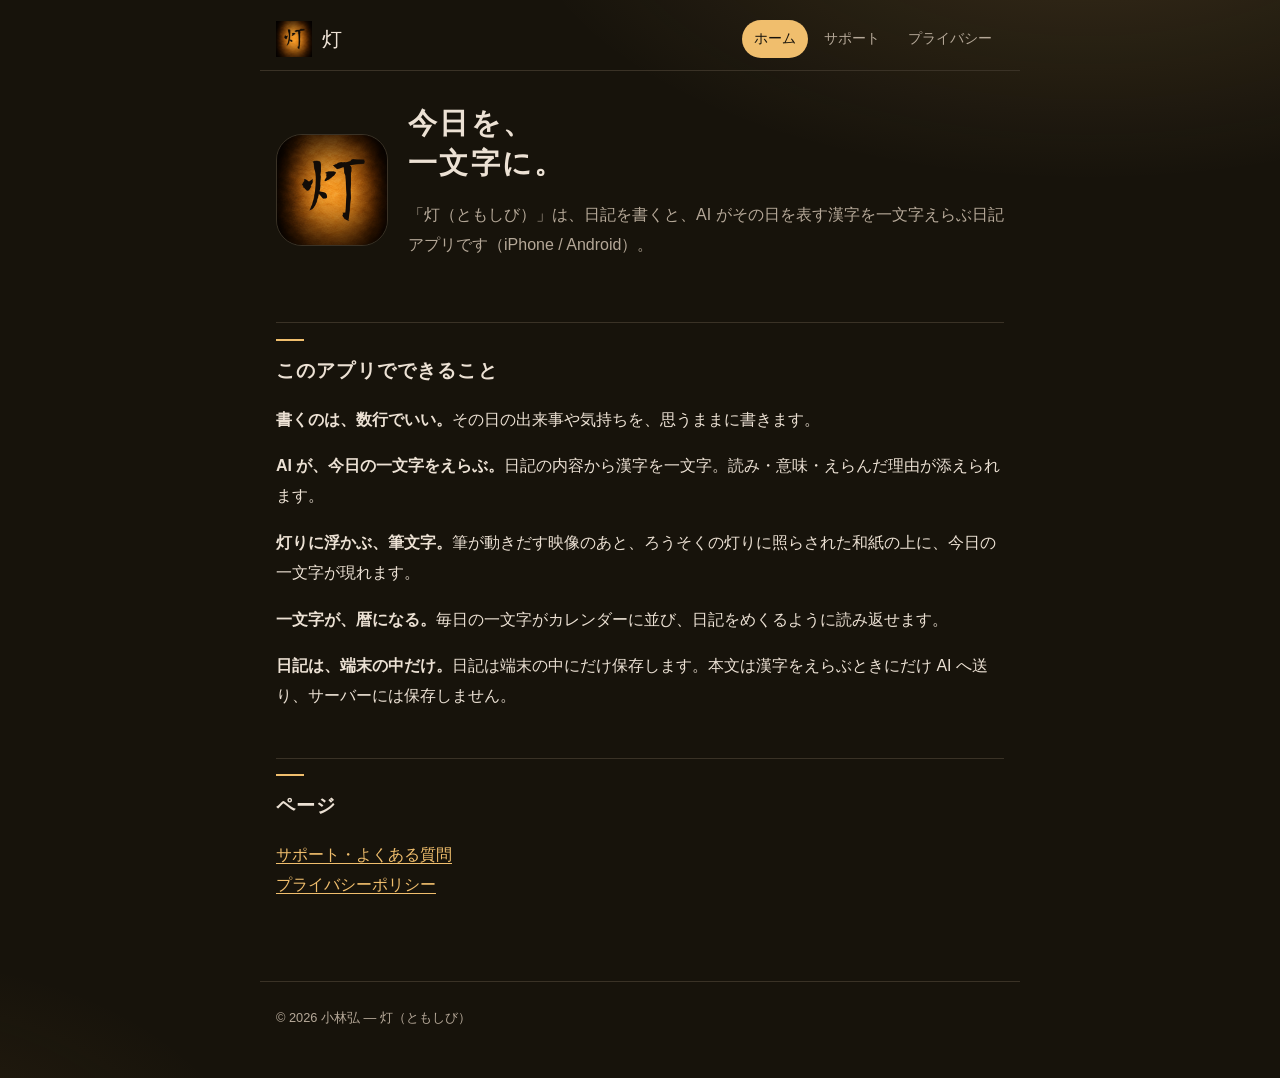
<file: index.html>
<!doctype html>
<html lang="ja">
<head>
<meta charset="utf-8">
<meta name="viewport" content="width=device-width, initial-scale=1">
<meta name="theme-color" content="#17130b">
<link rel="stylesheet" href="style.css">
<title>灯（ともしび）｜今日を、一文字に。</title>
</head><body>
<header class="bar"><a class="mark" href="index.html"><img src="mark.png" alt=""><span>灯</span></a><nav><a href="index.html" aria-current="page">ホーム</a><a href="support.html">サポート</a><a href="privacy.html">プライバシー</a></nav></header>
<main>
<div class="hero"><img src="icon.png" alt="灯 のアイコン"><div>
<h1>今日を、<br>一文字に。</h1>
<p class="muted">「灯（ともしび）」は、日記を書くと、AI がその日を表す漢字を一文字えらぶ日記アプリです（iPhone / Android）。</p>
</div></div>

<h2>このアプリでできること</h2>
<p><strong>書くのは、数行でいい。</strong>その日の出来事や気持ちを、思うままに書きます。</p>
<p><strong>AI が、今日の一文字をえらぶ。</strong>日記の内容から漢字を一文字。読み・意味・えらんだ理由が添えられます。</p>
<p><strong>灯りに浮かぶ、筆文字。</strong>筆が動きだす映像のあと、ろうそくの灯りに照らされた和紙の上に、今日の一文字が現れます。</p>
<p><strong>一文字が、暦になる。</strong>毎日の一文字がカレンダーに並び、日記をめくるように読み返せます。</p>
<p><strong>日記は、端末の中だけ。</strong>日記は端末の中にだけ保存します。本文は漢字をえらぶときにだけ AI へ送り、サーバーには保存しません。</p>

<h2>ページ</h2>
<p><a href="support.html">サポート・よくある質問</a><br><a href="privacy.html">プライバシーポリシー</a></p>
</main>
<footer>© 2026 小林弘 — 灯（ともしび）</footer>
</body>
</html>
</file>
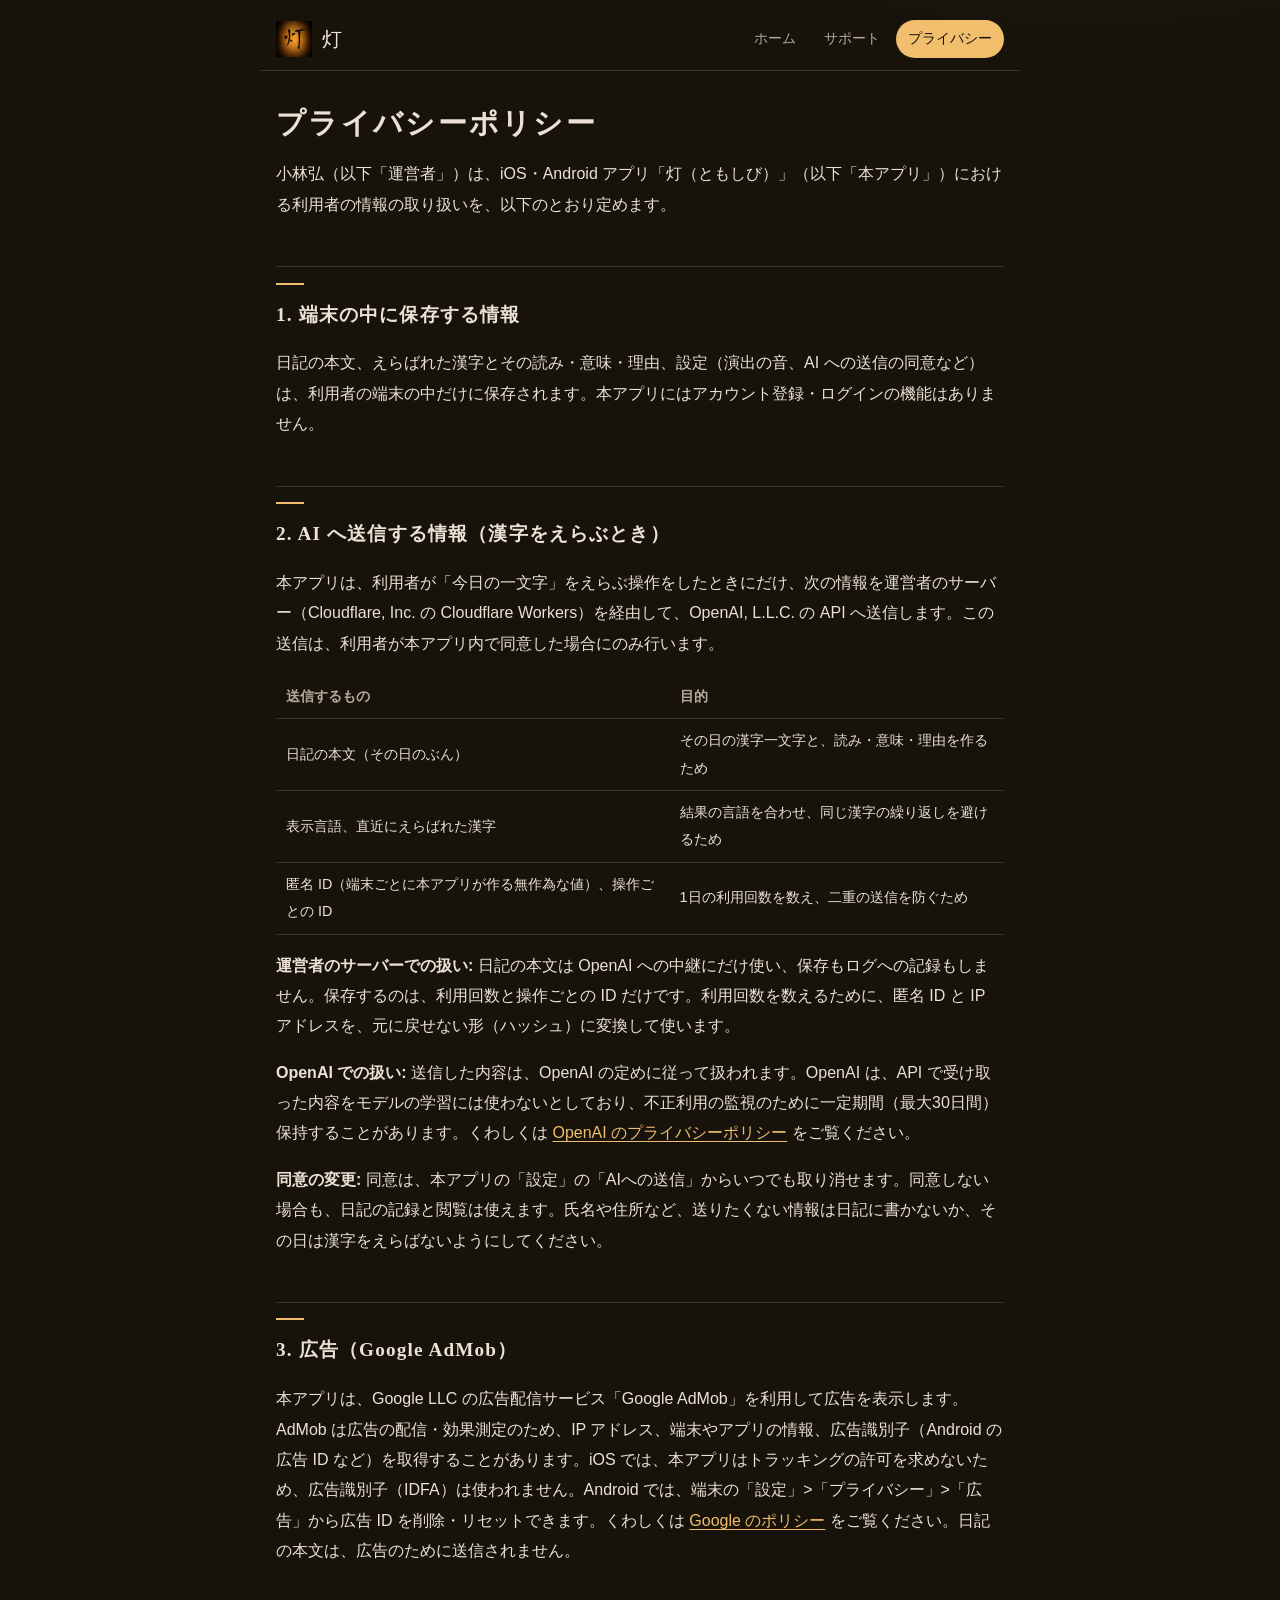
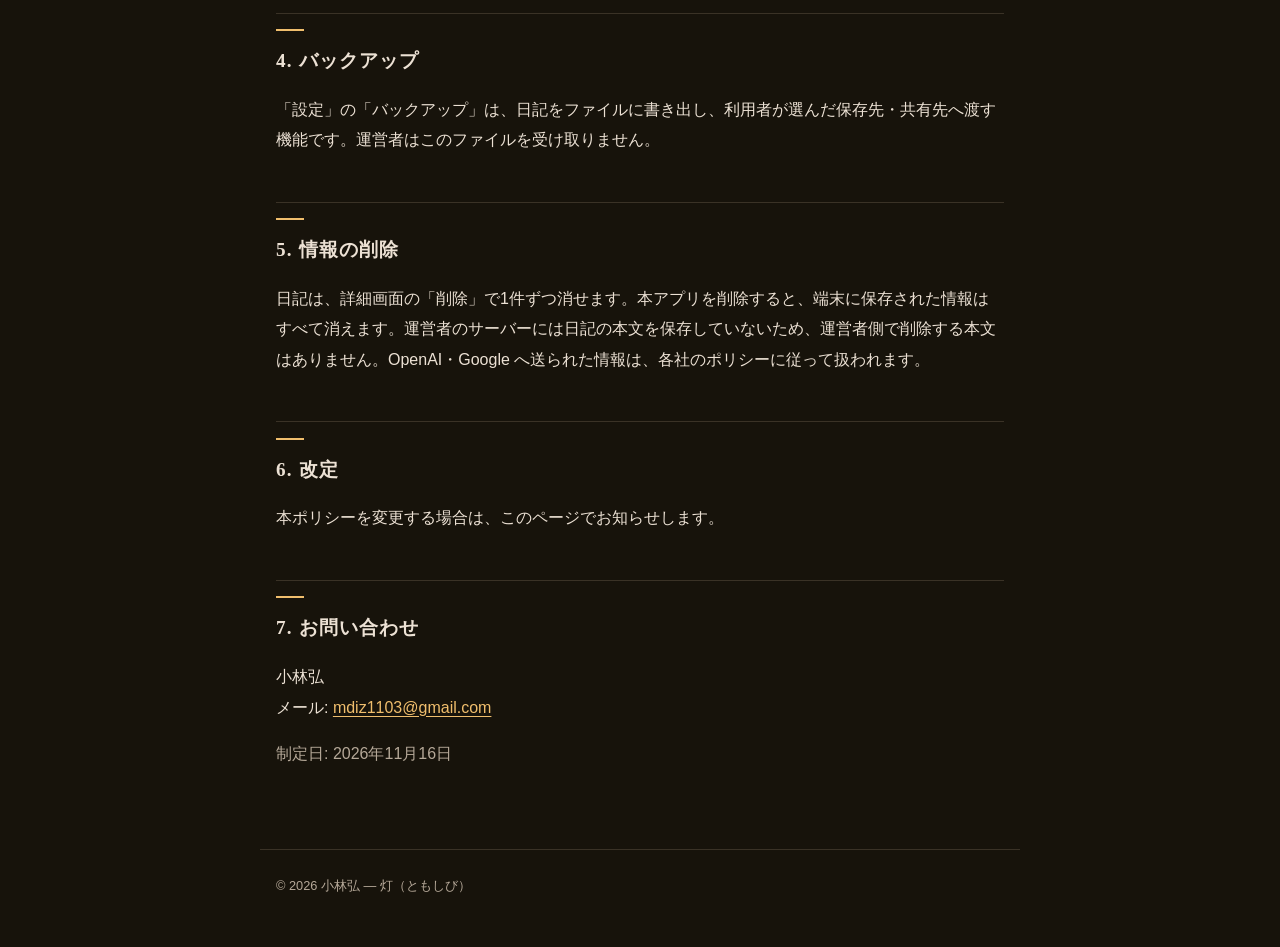
<file: privacy.html>
<!doctype html>
<html lang="ja">
<head>
<meta charset="utf-8">
<meta name="viewport" content="width=device-width, initial-scale=1">
<meta name="theme-color" content="#17130b">
<link rel="stylesheet" href="style.css">
<title>プライバシーポリシー｜灯（ともしび）</title>
</head><body>
<header class="bar"><a class="mark" href="index.html"><img src="mark.png" alt=""><span>灯</span></a><nav><a href="index.html">ホーム</a><a href="support.html">サポート</a><a href="privacy.html" aria-current="page">プライバシー</a></nav></header>
<main>
<h1>プライバシーポリシー</h1>
<p>小林弘（以下「運営者」）は、iOS・Android アプリ「灯（ともしび）」（以下「本アプリ」）における利用者の情報の取り扱いを、以下のとおり定めます。</p>

<h2>1. 端末の中に保存する情報</h2>
<p>日記の本文、えらばれた漢字とその読み・意味・理由、設定（演出の音、AI への送信の同意など）は、利用者の端末の中だけに保存されます。本アプリにはアカウント登録・ログインの機能はありません。</p>

<h2>2. AI へ送信する情報（漢字をえらぶとき）</h2>
<p>本アプリは、利用者が「今日の一文字」をえらぶ操作をしたときにだけ、次の情報を運営者のサーバー（Cloudflare, Inc. の Cloudflare Workers）を経由して、OpenAI, L.L.C. の API へ送信します。この送信は、利用者が本アプリ内で同意した場合にのみ行います。</p>
<table><tr><th>送信するもの</th><th>目的</th></tr>
<tr><td>日記の本文（その日のぶん）</td><td>その日の漢字一文字と、読み・意味・理由を作るため</td></tr>
<tr><td>表示言語、直近にえらばれた漢字</td><td>結果の言語を合わせ、同じ漢字の繰り返しを避けるため</td></tr>
<tr><td>匿名 ID（端末ごとに本アプリが作る無作為な値）、操作ごとの ID</td><td>1日の利用回数を数え、二重の送信を防ぐため</td></tr></table>
<p><strong>運営者のサーバーでの扱い:</strong> 日記の本文は OpenAI への中継にだけ使い、保存もログへの記録もしません。保存するのは、利用回数と操作ごとの ID だけです。利用回数を数えるために、匿名 ID と IP アドレスを、元に戻せない形（ハッシュ）に変換して使います。</p>
<p><strong>OpenAI での扱い:</strong> 送信した内容は、OpenAI の定めに従って扱われます。OpenAI は、API で受け取った内容をモデルの学習には使わないとしており、不正利用の監視のために一定期間（最大30日間）保持することがあります。くわしくは <a href="https://openai.com/policies/privacy-policy/">OpenAI のプライバシーポリシー</a> をご覧ください。</p>
<p><strong>同意の変更:</strong> 同意は、本アプリの「設定」の「AIへの送信」からいつでも取り消せます。同意しない場合も、日記の記録と閲覧は使えます。氏名や住所など、送りたくない情報は日記に書かないか、その日は漢字をえらばないようにしてください。</p>

<h2>3. 広告（Google AdMob）</h2>
<p>本アプリは、Google LLC の広告配信サービス「Google AdMob」を利用して広告を表示します。AdMob は広告の配信・効果測定のため、IP アドレス、端末やアプリの情報、広告識別子（Android の広告 ID など）を取得することがあります。iOS では、本アプリはトラッキングの許可を求めないため、広告識別子（IDFA）は使われません。Android では、端末の「設定」&gt;「プライバシー」&gt;「広告」から広告 ID を削除・リセットできます。くわしくは <a href="https://policies.google.com/technologies/partner-sites?hl=ja">Google のポリシー</a> をご覧ください。日記の本文は、広告のために送信されません。</p>

<h2>4. バックアップ</h2>
<p>「設定」の「バックアップ」は、日記をファイルに書き出し、利用者が選んだ保存先・共有先へ渡す機能です。運営者はこのファイルを受け取りません。</p>

<h2>5. 情報の削除</h2>
<p>日記は、詳細画面の「削除」で1件ずつ消せます。本アプリを削除すると、端末に保存された情報はすべて消えます。運営者のサーバーには日記の本文を保存していないため、運営者側で削除する本文はありません。OpenAI・Google へ送られた情報は、各社のポリシーに従って扱われます。</p>

<h2>6. 改定</h2>
<p>本ポリシーを変更する場合は、このページでお知らせします。</p>

<h2>7. お問い合わせ</h2>
<p>小林弘<br>メール: <a href="mailto:mdiz1103@gmail.com">mdiz1103@gmail.com</a></p>

<p class="muted">制定日: 2026年11月16日</p>
</main>
<footer>© 2026 小林弘 — 灯（ともしび）</footer>
</body>
</html>
</file>
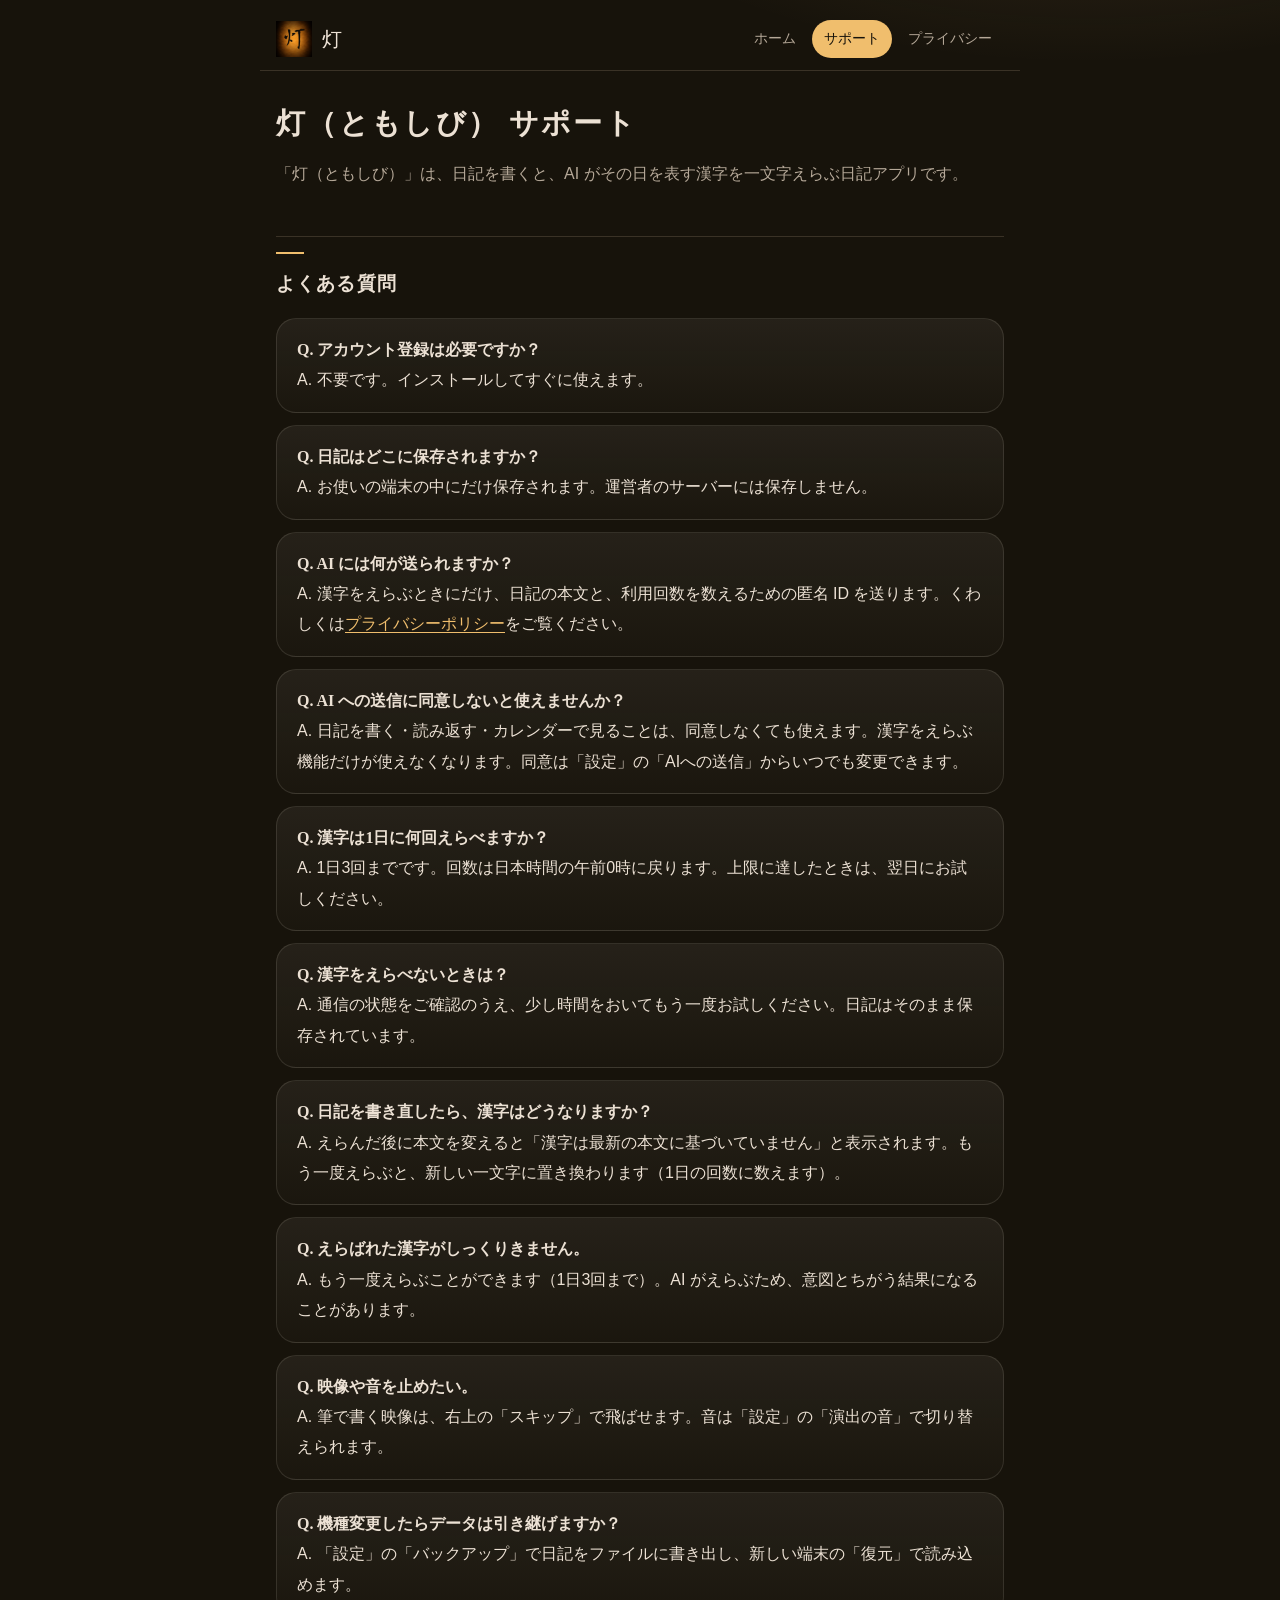
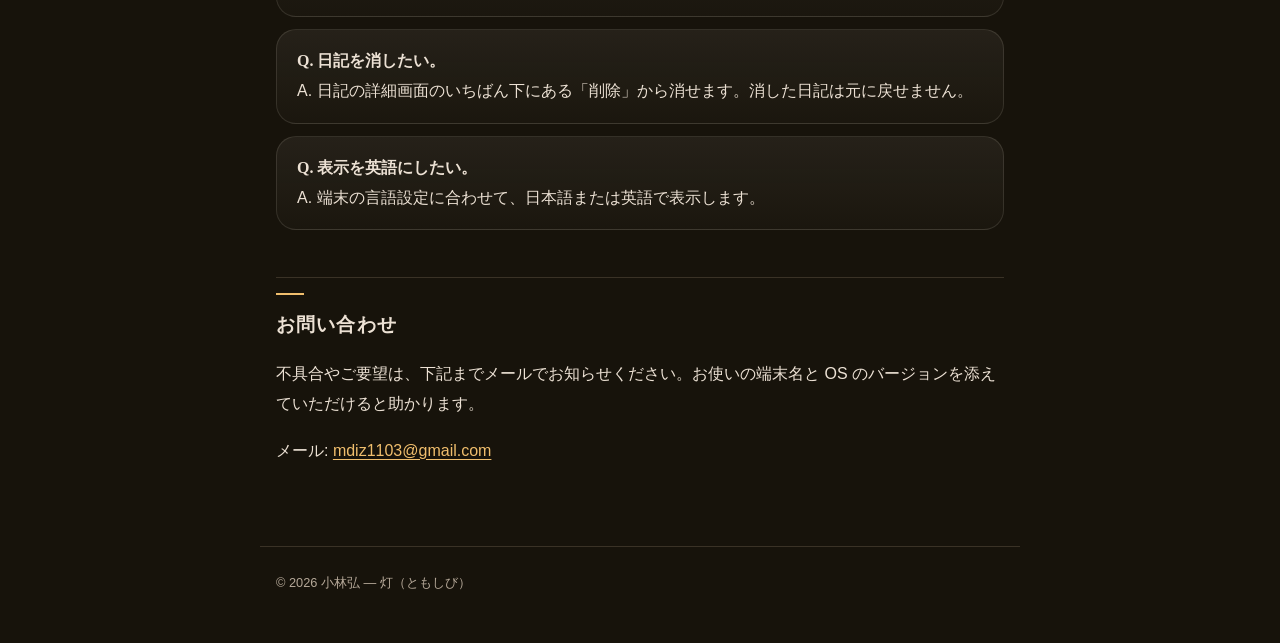
<file: support.html>
<!doctype html>
<html lang="ja">
<head>
<meta charset="utf-8">
<meta name="viewport" content="width=device-width, initial-scale=1">
<meta name="theme-color" content="#17130b">
<link rel="stylesheet" href="style.css">
<title>サポート｜灯（ともしび）</title>
</head><body>
<header class="bar"><a class="mark" href="index.html"><img src="mark.png" alt=""><span>灯</span></a><nav><a href="index.html">ホーム</a><a href="support.html" aria-current="page">サポート</a><a href="privacy.html">プライバシー</a></nav></header>
<main>
<h1>灯（ともしび） サポート</h1>
<p class="muted">「灯（ともしび）」は、日記を書くと、AI がその日を表す漢字を一文字えらぶ日記アプリです。</p>

<h2>よくある質問</h2>
<div class="qa"><p><strong>Q. アカウント登録は必要ですか？</strong><br>A. 不要です。インストールしてすぐに使えます。</p></div>
<div class="qa"><p><strong>Q. 日記はどこに保存されますか？</strong><br>A. お使いの端末の中にだけ保存されます。運営者のサーバーには保存しません。</p></div>
<div class="qa"><p><strong>Q. AI には何が送られますか？</strong><br>A. 漢字をえらぶときにだけ、日記の本文と、利用回数を数えるための匿名 ID を送ります。くわしくは<a href="privacy.html">プライバシーポリシー</a>をご覧ください。</p></div>
<div class="qa"><p><strong>Q. AI への送信に同意しないと使えませんか？</strong><br>A. 日記を書く・読み返す・カレンダーで見ることは、同意しなくても使えます。漢字をえらぶ機能だけが使えなくなります。同意は「設定」の「AIへの送信」からいつでも変更できます。</p></div>
<div class="qa"><p><strong>Q. 漢字は1日に何回えらべますか？</strong><br>A. 1日3回までです。回数は日本時間の午前0時に戻ります。上限に達したときは、翌日にお試しください。</p></div>
<div class="qa"><p><strong>Q. 漢字をえらべないときは？</strong><br>A. 通信の状態をご確認のうえ、少し時間をおいてもう一度お試しください。日記はそのまま保存されています。</p></div>
<div class="qa"><p><strong>Q. 日記を書き直したら、漢字はどうなりますか？</strong><br>A. えらんだ後に本文を変えると「漢字は最新の本文に基づいていません」と表示されます。もう一度えらぶと、新しい一文字に置き換わります（1日の回数に数えます）。</p></div>
<div class="qa"><p><strong>Q. えらばれた漢字がしっくりきません。</strong><br>A. もう一度えらぶことができます（1日3回まで）。AI がえらぶため、意図とちがう結果になることがあります。</p></div>
<div class="qa"><p><strong>Q. 映像や音を止めたい。</strong><br>A. 筆で書く映像は、右上の「スキップ」で飛ばせます。音は「設定」の「演出の音」で切り替えられます。</p></div>
<div class="qa"><p><strong>Q. 機種変更したらデータは引き継げますか？</strong><br>A. 「設定」の「バックアップ」で日記をファイルに書き出し、新しい端末の「復元」で読み込めます。</p></div>
<div class="qa"><p><strong>Q. 日記を消したい。</strong><br>A. 日記の詳細画面のいちばん下にある「削除」から消せます。消した日記は元に戻せません。</p></div>
<div class="qa"><p><strong>Q. 表示を英語にしたい。</strong><br>A. 端末の言語設定に合わせて、日本語または英語で表示します。</p></div>

<h2>お問い合わせ</h2>
<p>不具合やご要望は、下記までメールでお知らせください。お使いの端末名と OS のバージョンを添えていただけると助かります。</p>
<p>メール: <a href="mailto:mdiz1103@gmail.com">mdiz1103@gmail.com</a></p>
</main>
<footer>© 2026 小林弘 — 灯（ともしび）</footer>
</body>
</html>
</file>
<file: style.css>
/* 灯（ともしび）のページ: アプリと同じ、ろうそくの灯りに照らされた和紙と墨。琥珀ひとつ、見出しは明朝。 */
:root {
  --night: #17130b;
  --night-2: #201b12;
  --night-3: #2a241a;
  --hairline: #3a3226;
  --blade: #ece1d4;
  --steel: #b5a898;
  --shu: #f0be6d;
  --mincho: "Hiragino Mincho ProN", "Yu Mincho", "YuMincho", serif;
  --gothic: -apple-system, "Hiragino Sans", "Noto Sans JP", sans-serif;
}
* { box-sizing: border-box; }
html { background: var(--night); }
body {
  margin: 0;
  color: var(--blade);
  font-family: var(--gothic);
  line-height: 1.9;
  background:
    radial-gradient(60rem 30rem at 85% -10%, rgba(240, 190, 109, 0.16), transparent 60%),
    radial-gradient(40rem 24rem at -10% 110%, rgba(200, 146, 46, 0.10), transparent 60%),
    var(--night);
  min-height: 100vh;
}
a { color: var(--shu); text-underline-offset: 3px; }
.bar {
  display: flex; align-items: center; gap: 12px; flex-wrap: wrap;
  max-width: 760px; margin: 0 auto; padding: 20px 16px 12px;
  border-bottom: 1px solid var(--hairline);
}
.bar .mark { display: flex; align-items: center; gap: 10px; color: var(--blade); text-decoration: none; }
.bar .mark img { width: 36px; height: 36px; }
.bar .mark span { font-family: var(--mincho); font-size: 1.25rem; letter-spacing: 0.2em; }
.bar nav { margin-left: auto; display: flex; gap: 4px; }
.bar nav a {
  color: var(--steel); text-decoration: none; font-size: 0.85rem;
  padding: 6px 12px; border-radius: 999px;
}
.bar nav a[aria-current="page"] { color: var(--night); background: var(--shu); }
main { max-width: 760px; margin: 0 auto; padding: 32px 16px 64px; }
h1 { font-family: var(--mincho); font-weight: 600; font-size: 1.8rem; letter-spacing: 0.08em; line-height: 1.4; margin: 0 0 16px; }
h2 {
  font-family: var(--mincho); font-weight: 600; font-size: 1.2rem; letter-spacing: 0.06em;
  margin: 2.4em 0 0.8em; padding-top: 0.8em; border-top: 1px solid var(--hairline);
}
h2::before { content: ""; display: block; width: 28px; height: 2px; background: var(--shu); margin-bottom: 12px; }
p { margin: 0 0 1em; }
.muted { color: var(--steel); }
.hero { display: flex; gap: 20px; align-items: center; margin-bottom: 24px; }
.hero img { width: 112px; height: 112px; border-radius: 26px; border: 1px solid var(--hairline); flex: none; }
.qa {
  background: linear-gradient(180deg, rgba(236, 225, 212, 0.07), rgba(236, 225, 212, 0.02));
  border: 1px solid rgba(236, 225, 212, 0.12);
  border-radius: 20px; padding: 16px 20px; margin: 0 0 12px;
}
.qa strong { font-family: var(--mincho); }
.qa p { margin: 0; }
table { width: 100%; border-collapse: collapse; margin: 8px 0 16px; font-size: 0.9rem; }
th, td { text-align: left; padding: 8px 10px; border-bottom: 1px solid var(--hairline); }
th { color: var(--steel); font-weight: 600; }
footer { max-width: 760px; margin: 0 auto; padding: 24px 16px 48px; color: var(--steel); font-size: 0.8rem; border-top: 1px solid var(--hairline); }
@media (max-width: 480px) {
  .hero { flex-direction: column; align-items: flex-start; }
  .bar nav { margin-left: 0; }
}
</file>
